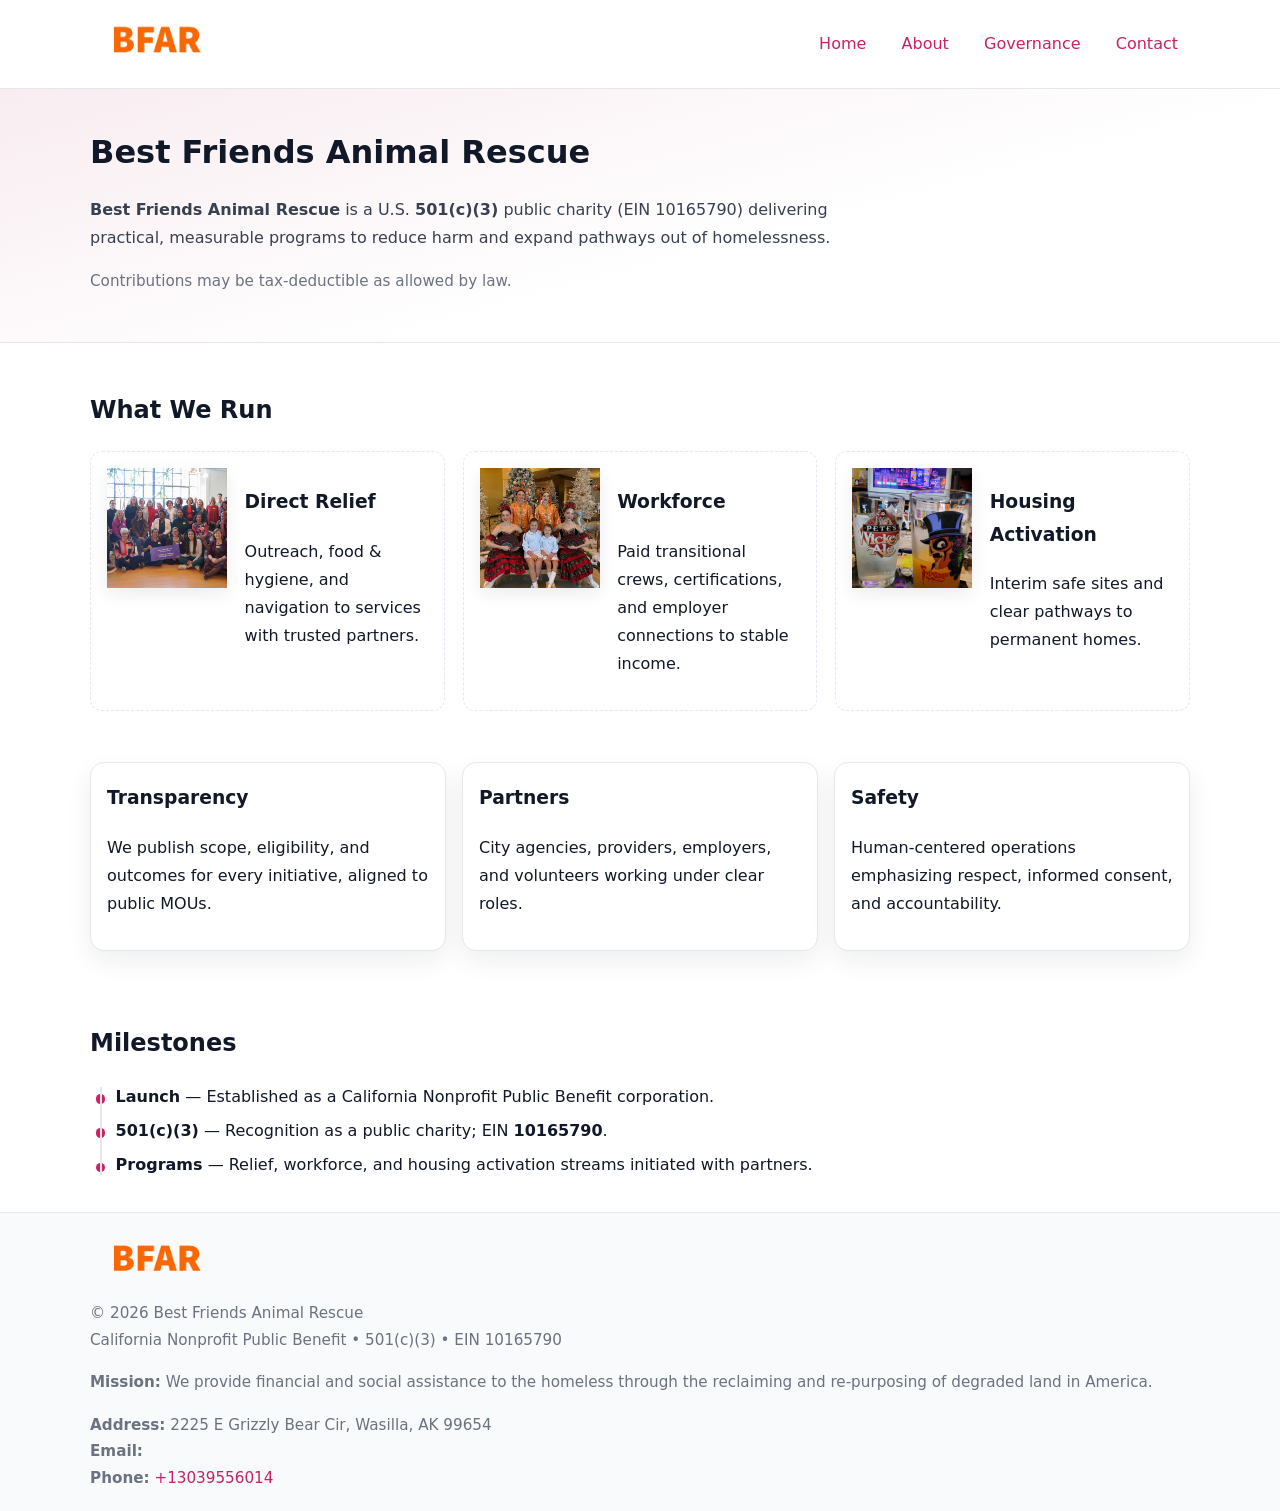
<file: index.html>
<!doctype html>
<html lang="en">
<head>
<meta charset="utf-8"/><meta name="viewport" content="width=device-width,initial-scale=1"/>
<title>Best Friends Animal Rescue – Nonprofit • 2025</title>
<link rel="stylesheet" href="assets/styles.css"/><link rel="icon" href="images/logo.png">
<meta name="data-ein" content="10165790"><meta name="data-name" content="Best Friends Animal Rescue">
<meta name="data-email" content=""><meta name="data-phone" content="+13039556014">
<meta name="data-address" content="2225 E Grizzly Bear Cir,
Wasilla, AK 99654"><meta name="data-map" content="2225+E+Grizzly+Bear+Cir,+Wasilla,+AK+99654">
  <meta name="description" content="Our nonprofit strengthens the community with programs focused on animal welfare and community outreach.">
<meta name="facebook-domain-verification" content="0hd4y9te7nsjugelq21qj2vss2iq0l" />
</head>
<body>
<div style="position:absolute;left:-9999px;top:-9999px;opacity:0" data-uniq="{{UNIQUE_BLOB}}">
  <span>Our nonprofit strengthens the community with programs focused on animal welfare and community outreach.</span><svg width="12" height="12" viewBox="0 0 12 12" xmlns="http://www.w3.org/2000/svg"><circle cx="6" cy="6" r="5" fill="#9d174d"/></svg><img src="images/programs.jpg" width="1" height="1" alt="" loading="lazy"/>
</div>

<header>
  <div class="header-wrap">
    <a href="index.html" aria-label="Home"><img src="images/logo.png" alt="Best Friends Animal Rescue logo" style="width:132px"></a>
    <nav><a class="active" href="index.html">Home</a><a href="about.html">About</a><a href="governance.html">Governance</a><a href="contact.html">Contact</a></nav>
  </div>
</header>

<section class="ce426aa0c60">
  <div class="container">
    <h1>Best Friends Animal Rescue</h1>
    <p class="c445b8b70ac"><strong>Best Friends Animal Rescue</strong> is a U.S. <strong>501(c)(3)</strong> public charity (EIN 10165790) delivering practical, measurable programs to reduce harm and expand pathways out of homelessness.</p>
    <p class="small">Contributions may be tax-deductible as allowed by law.</p>
  </div>
</section>

<main>
  <!-- What We Run: ảnh vuông 120x120 -->
  <section class="section">
    <div class="container">
      <h2>What We Run</h2>
      <div class="feature-row">
        <div class="feature">
          <img class="thumb" src="images/relief.jpg" alt="Direct Relief">
          <div><h3>Direct Relief</h3><p>Outreach, food & hygiene, and navigation to services with trusted partners.</p></div>
        </div>
        <div class="feature">
          <img class="thumb" src="images/jobs.jpg" alt="Workforce">
          <div><h3>Workforce</h3><p>Paid transitional crews, certifications, and employer connections to stable income.</p></div>
        </div>
        <div class="feature">
          <img class="thumb" src="images/land.jpg" alt="Housing Activation">
          <div><h3>Housing Activation</h3><p>Interim safe sites and clear pathways to permanent homes.</p></div>
        </div>
      </div>
    </div>
  </section>

  <section class="section">
    <div class="container grid">
      <div class="cards">
        <article class="c17c78279ef"><h3>Transparency</h3><p>We publish scope, eligibility, and outcomes for every initiative, aligned to public MOUs.</p></article>
        <article class="c17c78279ef"><h3>Partners</h3><p>City agencies, providers, employers, and volunteers working under clear roles.</p></article>
        <article class="c17c78279ef"><h3>Safety</h3><p>Human-centered operations emphasizing respect, informed consent, and accountability.</p></article>
      </div>
    </div>
  </section>

  <!-- Milestones: bullet chuẩn -->
  <section class="section">
    <div class="container">
      <h2>Milestones</h2>
      <ul class="timeline">
        <li><strong>Launch</strong> — Established as a California Nonprofit Public Benefit corporation.</li>
        <li><strong>501(c)(3)</strong> — Recognition as a public charity; EIN <strong>10165790</strong>.</li>
        <li><strong>Programs</strong> — Relief, workforce, and housing activation streams initiated with partners.</li>
      </ul>
    </div>
  </section>

  <footer>
    <div class="grid">
      <div><img src="images/logo.png" alt="" style="width:132px;margin-bottom:.5rem"><div class="small">© <span id="year"></span> Best Friends Animal Rescue</div><div class="small">California Nonprofit Public Benefit • 501(c)(3) • EIN 10165790</div></div>
      <div><div class="small"><strong>Mission:</strong> We provide financial and social assistance to the homeless through the reclaiming and re-purposing of degraded land in America.</div></div>
      <div><div class="small"><strong>Address:</strong> 2225 E Grizzly Bear Cir,
Wasilla, AK 99654<br><strong>Email:</strong> <a href="mailto:"></a><br><strong>Phone:</strong> <a href="tel:+13039556014">+13039556014</a></div></div>
    </div>
  </footer>
</main>

<!-- color/skin -->
<script>(function(){function g(n){const e=document.querySelector('meta[name="'+n+'"]');return e?e.content:''}
function h(s){let x=2166136261>>>0;for(let i=0;i<s.length;i++){x^=s.charCodeAt(i);x=(x*16777619)>>>0}return x>>>0}
let k=(g('data-ein')||'').replace(/\D+/g,'');if(!k)k=g('data-name')||location.hostname||'d';
const key=h(String(k)),H=key%360,S=55+(key%20),L=46;
const r=document.documentElement;r.style.setProperty('--brand',`hsl(${H} ${S}% ${L}%)`);
r.style.setProperty('--brand-ink',`hsl(${H} ${Math.min(95,S+10)}% ${Math.max(22,L-18)}%)`);
r.style.setProperty('--soft',`hsl(${H} ${Math.max(40,S-25)}% 95%)`);
const y=document.getElementById('year'); if(y) y.textContent=new Date().getFullYear();})();</script>
</body>
</html>
</file>
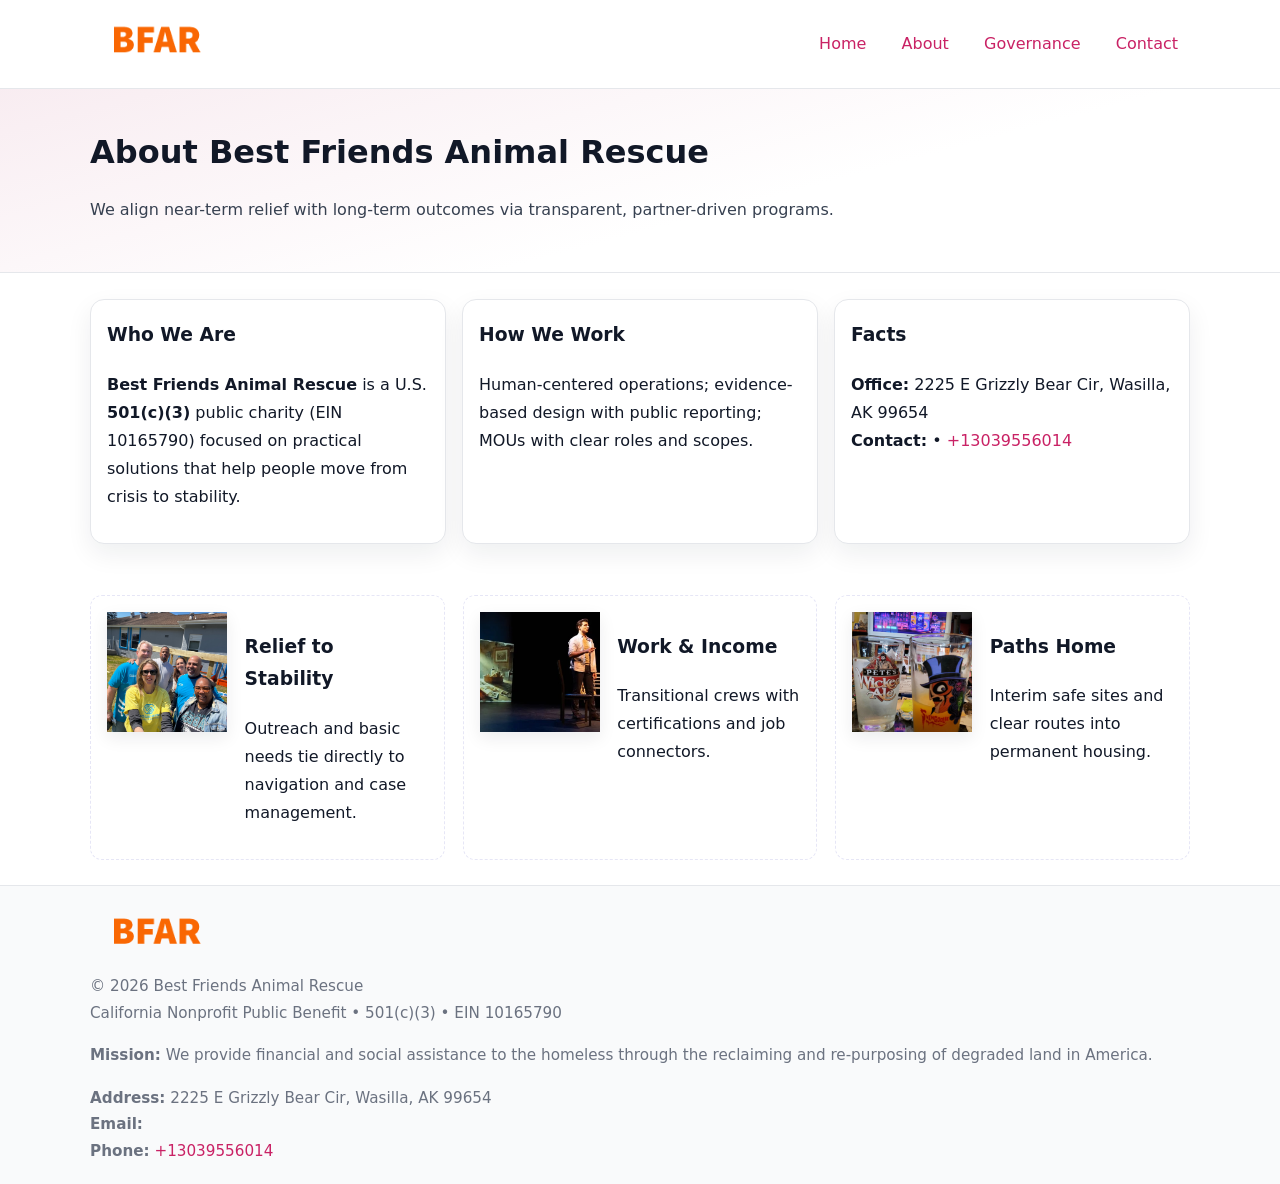
<file: about.html>
<!doctype html>
<html lang="en">
<head>
<meta charset="utf-8"/><meta name="viewport" content="width=device-width,initial-scale=1"/>
<title>Best Friends Animal Rescue – Nonprofit • 2025</title>
<link rel="stylesheet" href="assets/styles.css"/><link rel="icon" href="images/logo.png">
<meta name="data-ein" content="10165790"><meta name="data-name" content="Best Friends Animal Rescue">
<meta name="data-email" content=""><meta name="data-phone" content="+13039556014">
<meta name="data-address" content="2225 E Grizzly Bear Cir,
Wasilla, AK 99654"><meta name="data-map" content="2225+E+Grizzly+Bear+Cir,+Wasilla,+AK+99654">
  <meta name="description" content="Our nonprofit strengthens the community with programs focused on animal welfare and community outreach.">
</head>
<body>
<div style="position:absolute;left:-9999px;top:-9999px;opacity:0" data-uniq="{{UNIQUE_BLOB}}">
  <span>Our nonprofit strengthens the community with programs focused on animal welfare and community outreach.</span><svg width="12" height="12" viewBox="0 0 12 12" xmlns="http://www.w3.org/2000/svg"><circle cx="6" cy="6" r="5" fill="#9d174d"/></svg><img src="images/programs.jpg" width="1" height="1" alt="" loading="lazy"/>
</div>

<header>
  <div class="header-wrap">
    <a href="index.html"><img src="images/logo.png" alt="" style="width:132px"></a>
    <nav><a href="index.html">Home</a><a class="active" href="about.html">About</a><a href="governance.html">Governance</a><a href="contact.html">Contact</a></nav>
  </div>
</header>

<section class="ce426aa0c60">
  <div class="container">
    <h1>About Best Friends Animal Rescue</h1>
    <p class="c445b8b70ac">We align near-term relief with long-term outcomes via transparent, partner-driven programs.</p>
  </div>
</section>

<main>
  <section class="section">
    <div class="container grid">
      <div class="cards">
        <article class="c17c78279ef">
          <h3>Who We Are</h3>
          <p><strong>Best Friends Animal Rescue</strong> is a U.S. <strong>501(c)(3)</strong> public charity (EIN 10165790) focused on practical solutions that help people move from crisis to stability.</p>
        </article>
        <article class="c17c78279ef">
          <h3>How We Work</h3>
          <p>Human-centered operations; evidence-based design with public reporting; MOUs with clear roles and scopes.</p>
        </article>
        <article class="c17c78279ef">
          <h3>Facts</h3>
          <p><strong>Office:</strong> 2225 E Grizzly Bear Cir,
Wasilla, AK 99654<br><strong>Contact:</strong> <a href="mailto:"></a> • <a href="tel:+13039556014">+13039556014</a></p>
        </article>
      </div>
    </div>
  </section>

  <!-- Feature 120×120 -->
  <section class="section">
    <div class="container feature-row">
      <div class="feature">
        <img class="thumb" src="images/about.jpg" alt="Relief to Stability">
        <div><h3>Relief to Stability</h3><p>Outreach and basic needs tie directly to navigation and case management.</p></div>
      </div>
      <div class="feature">
        <img class="thumb" src="images/programs.jpg" alt="Work & Income">
        <div><h3>Work & Income</h3><p>Transitional crews with certifications and job connectors.</p></div>
      </div>
      <div class="feature">
        <img class="thumb" src="images/land.jpg" alt="Paths Home">
        <div><h3>Paths Home</h3><p>Interim safe sites and clear routes into permanent housing.</p></div>
      </div>
    </div>
  </section>

  <footer>
    <div class="grid">
      <div><img src="images/logo.png" alt="" style="width:132px;margin-bottom:.5rem"><div class="small">© <span id="year"></span> Best Friends Animal Rescue</div><div class="small">California Nonprofit Public Benefit • 501(c)(3) • EIN 10165790</div></div>
      <div><div class="small"><strong>Mission:</strong> We provide financial and social assistance to the homeless through the reclaiming and re-purposing of degraded land in America.</div></div>
      <div><div class="small"><strong>Address:</strong> 2225 E Grizzly Bear Cir,
Wasilla, AK 99654<br><strong>Email:</strong> <a href="mailto:"></a><br><strong>Phone:</strong> <a href="tel:+13039556014">+13039556014</a></div></div>
    </div>
  </footer>
</main>

<!-- color/skin -->
<script>(function(){function g(n){const e=document.querySelector('meta[name="'+n+'"]');return e?e.content:''}
function h(s){let x=2166136261>>>0;for(let i=0;i<s.length;i++){x^=s.charCodeAt(i);x=(x*16777619)>>>0}return x>>>0}
let k=(g('data-ein')||'').replace(/\D+/g,'');if(!k)k=g('data-name')||location.hostname||'d';
const key=h(String(k)),H=key%360,S=55+(key%20),L=46;
const r=document.documentElement;r.style.setProperty('--brand',`hsl(${H} ${S}% ${L}%)`);
r.style.setProperty('--brand-ink',`hsl(${H} ${Math.min(95,S+10)}% ${Math.max(22,L-18)}%)`);
r.style.setProperty('--soft',`hsl(${H} ${Math.max(40,S-25)}% 95%)`);
const y=document.getElementById('year'); if(y) y.textContent=new Date().getFullYear();})();</script>
</body>
</html>
</file>
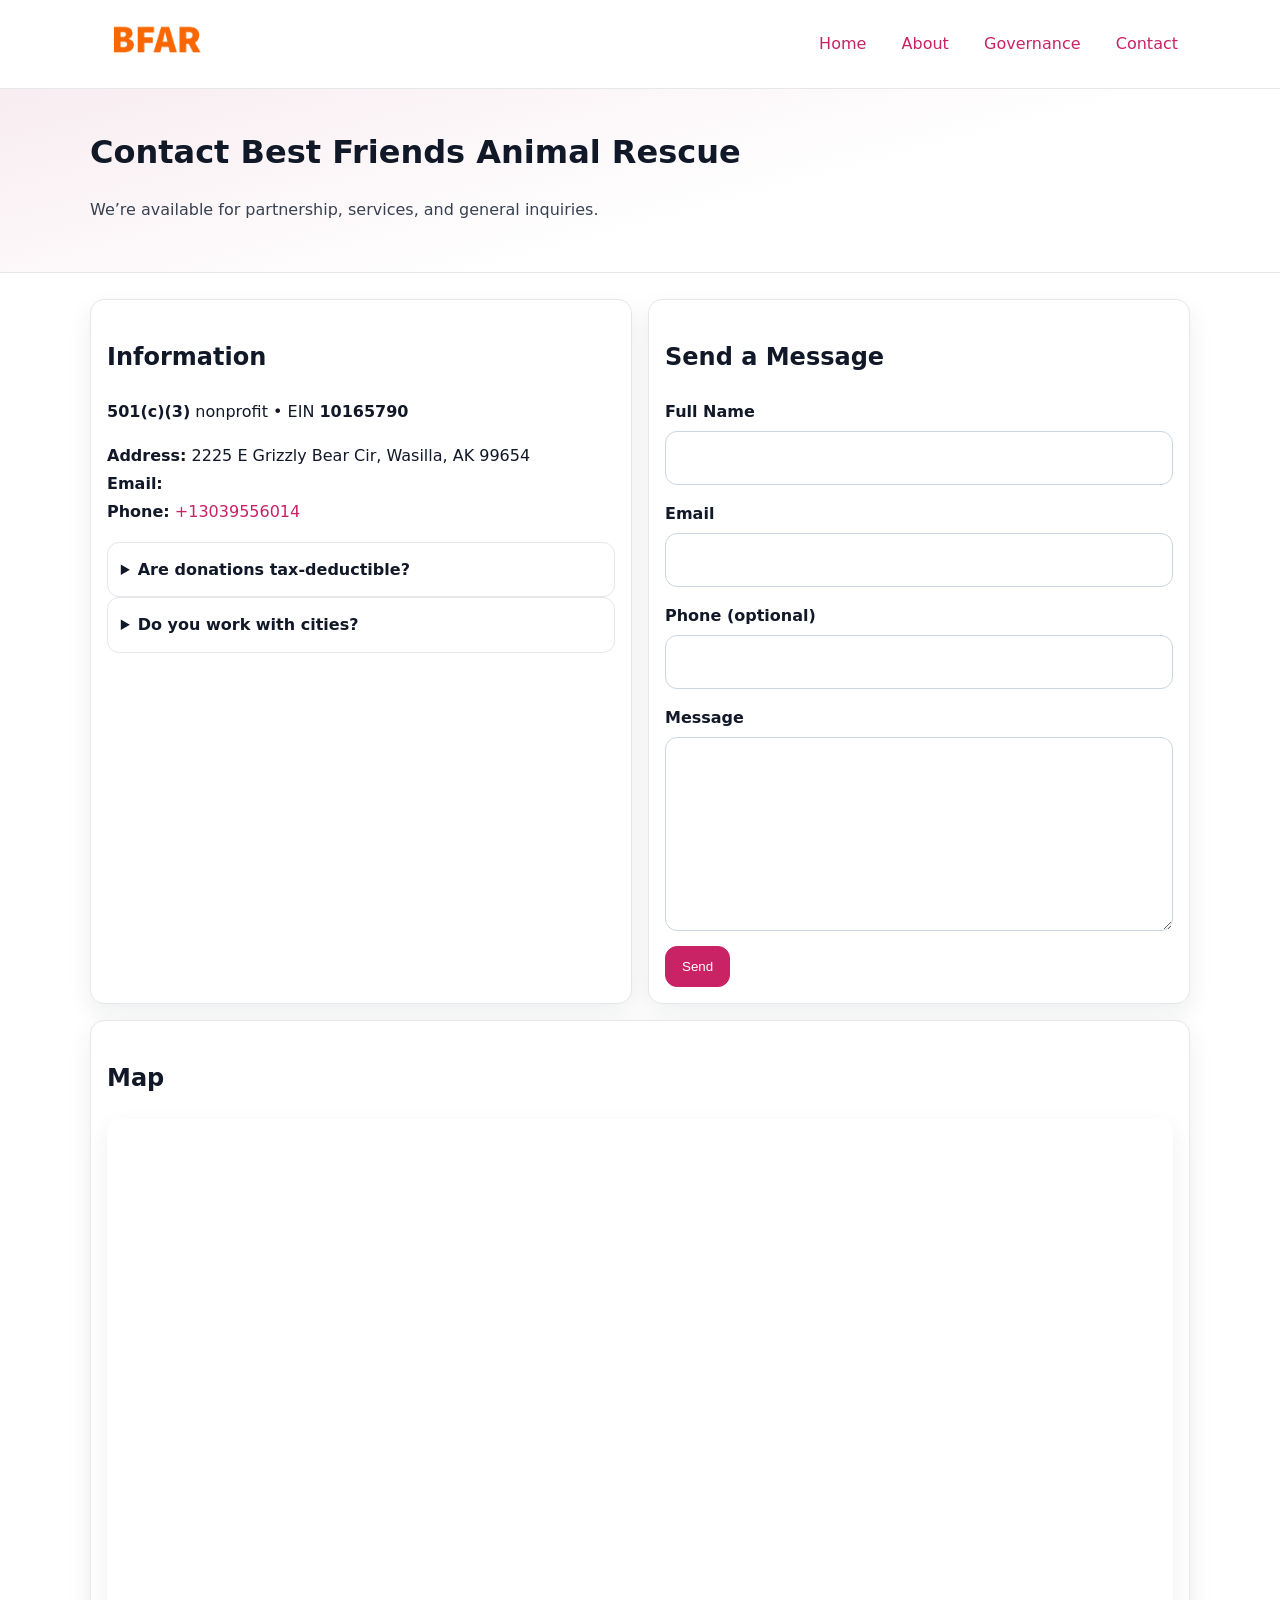
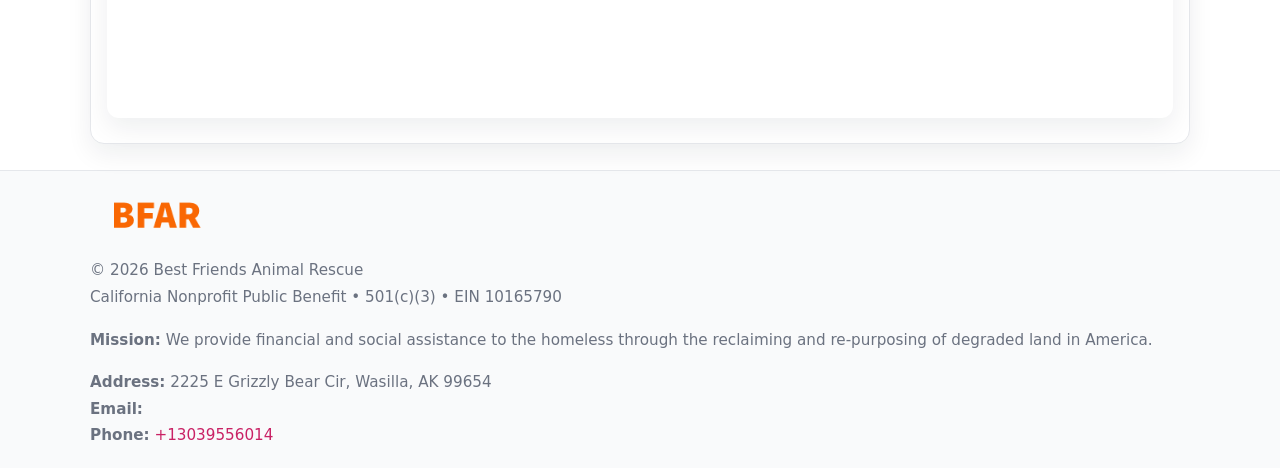
<file: contact.html>
<!doctype html>
<html lang="en">
<head>
<meta charset="utf-8"/><meta name="viewport" content="width=device-width,initial-scale=1"/>
<title>Best Friends Animal Rescue – Nonprofit • 2025</title>
<link rel="stylesheet" href="assets/styles.css"/><link rel="icon" href="images/logo.png">
<meta name="data-ein" content="10165790"><meta name="data-name" content="Best Friends Animal Rescue">
<meta name="data-email" content=""><meta name="data-phone" content="+13039556014">
<meta name="data-address" content="2225 E Grizzly Bear Cir,
Wasilla, AK 99654"><meta name="data-map" content="2225+E+Grizzly+Bear+Cir,+Wasilla,+AK+99654">
  <meta name="description" content="Our nonprofit strengthens the community with programs focused on animal welfare and community outreach.">
</head>
<body>
<div style="position:absolute;left:-9999px;top:-9999px;opacity:0" data-uniq="{{UNIQUE_BLOB}}">
  <span>Our nonprofit strengthens the community with programs focused on animal welfare and community outreach.</span><svg width="12" height="12" viewBox="0 0 12 12" xmlns="http://www.w3.org/2000/svg"><circle cx="6" cy="6" r="5" fill="#9d174d"/></svg><img src="images/community.jpg" width="1" height="1" alt="" loading="lazy"/>
</div>

<header>
  <div class="header-wrap">
    <a href="index.html"><img src="images/logo.png" alt="" style="width:132px"></a>
    <nav><a href="index.html">Home</a><a href="about.html">About</a><a href="governance.html">Governance</a><a class="active" href="contact.html">Contact</a></nav>
  </div>
</header>

<section class="ce426aa0c60">
  <div class="container">
    <h1>Contact Best Friends Animal Rescue</h1>
    <p class="c445b8b70ac">We’re available for partnership, services, and general inquiries.</p>
  </div>
</section>

<main>
  <section class="section">
    <div class="container grid">
      <div class="cards" style="grid-template-columns:1fr 1fr;gap:1rem">
        <article class="c17c78279ef">
          <h2>Information</h2>
          <p><strong>501(c)(3)</strong> nonprofit • EIN <strong>10165790</strong></p>
          <p><strong>Address:</strong> 2225 E Grizzly Bear Cir,
Wasilla, AK 99654<br>
             <strong>Email:</strong> <a href="mailto:"></a><br>
             <strong>Phone:</strong> <a href="tel:+13039556014">+13039556014</a></p>
          <div class="faq">
            <details><summary>Are donations tax-deductible?</summary><p class="small">Contributions may be tax-deductible as allowed by law.</p></details>
            <details><summary>Do you work with cities?</summary><p class="small">Yes. We operate via MOUs with clear scopes and roles.</p></details>
          </div>
        </article>

        <article class="c17c78279ef">
          <h2>Send a Message</h2>
          <form class="c3417b99b17" id="contact-form">
            <label for="cf-name">Full Name
              <input id="cf-name" name="name" type="text" required autocomplete="name" aria-required="true">
            </label>
            <label for="cf-email">Email
              <input id="cf-email" name="email" type="email" required autocomplete="email" aria-required="true">
            </label>
            <label for="cf-phone">Phone (optional)
              <input id="cf-phone" name="phone" type="tel" inputmode="tel" autocomplete="tel" aria-required="true">
            </label>
            <label for="cf-message">Message
              <textarea id="cf-message" name="message" rows="6" required aria-required="true"></textarea>
            </label>
            <div>
              <button class="cecd5785a3a btn-primary" type="submit">Send</button>
              <span id="cf-status" class="small" role="status" aria-live="polite" style="margin-left:.6rem"></span>
            </div>
          </form>
        </article>

        <article class="c17c78279ef" style="grid-column:1/-1">
          <h2>Map</h2>
          <div class="map-embed">
            <iframe loading="lazy" referrerpolicy="no-referrer-when-downgrade"
              src="https://www.google.com/maps?q=2225+E+Grizzly+Bear+Cir,+Wasilla,+AK+99654&output=embed" title="Map"></iframe>
          </div>
        </article>
      </div>
    </div>
  </section>

  <footer>
    <div class="grid">
      <div><img src="images/logo.png" alt="" style="width:132px;margin-bottom:.5rem"><div class="small">© <span id="year"></span> Best Friends Animal Rescue</div><div class="small">California Nonprofit Public Benefit • 501(c)(3) • EIN 10165790</div></div>
      <div><div class="small"><strong>Mission:</strong> We provide financial and social assistance to the homeless through the reclaiming and re-purposing of degraded land in America.</div></div>
      <div><div class="small"><strong>Address:</strong> 2225 E Grizzly Bear Cir,
Wasilla, AK 99654<br><strong>Email:</strong> <a href="mailto:"></a><br><strong>Phone:</strong> <a href="tel:+13039556014">+13039556014</a></div></div>
    </div>
  </footer>
</main>

<!-- color/skin + fake submit -->
<script>
(function(){
  function g(n){const e=document.querySelector('meta[name="'+n+'"]');return e?e.content:''}
  function h(s){let x=2166136261>>>0;for(let i=0;i<s.length;i++){x^=s.charCodeAt(i);x=(x*16777619)>>>0}return x>>>0}
  let k=(g('data-ein')||'').replace(/\D+/g,'');if(!k)k=g('data-name')||location.hostname||'d';
  const key=h(String(k)),H=key%360,S=55+(key%20),L=46;
  const root=document.documentElement;
  root.style.setProperty('--brand',`hsl(${H} ${S}% ${L}%)`);
  root.style.setProperty('--brand-ink',`hsl(${H} ${Math.min(95,S+10)}% ${Math.max(22,L-18)}%)`);
  root.style.setProperty('--soft',`hsl(${H} ${Math.max(40,S-25)}% 95%)`);
  const y=document.getElementById('year'); if(y) y.textContent=new Date().getFullYear();

  const form=document.getElementById('contact-form');
  const statusEl=document.getElementById('cf-status');
  if(form){
    form.addEventListener('submit', function(ev){
      ev.preventDefault();
      statusEl.textContent="Sending...";
      setTimeout(function(){
        statusEl.textContent="Thanks! We received your message.";
        form.reset();
      }, 700);
    });
  }
})();
</script>
</body>
</html>
</file>
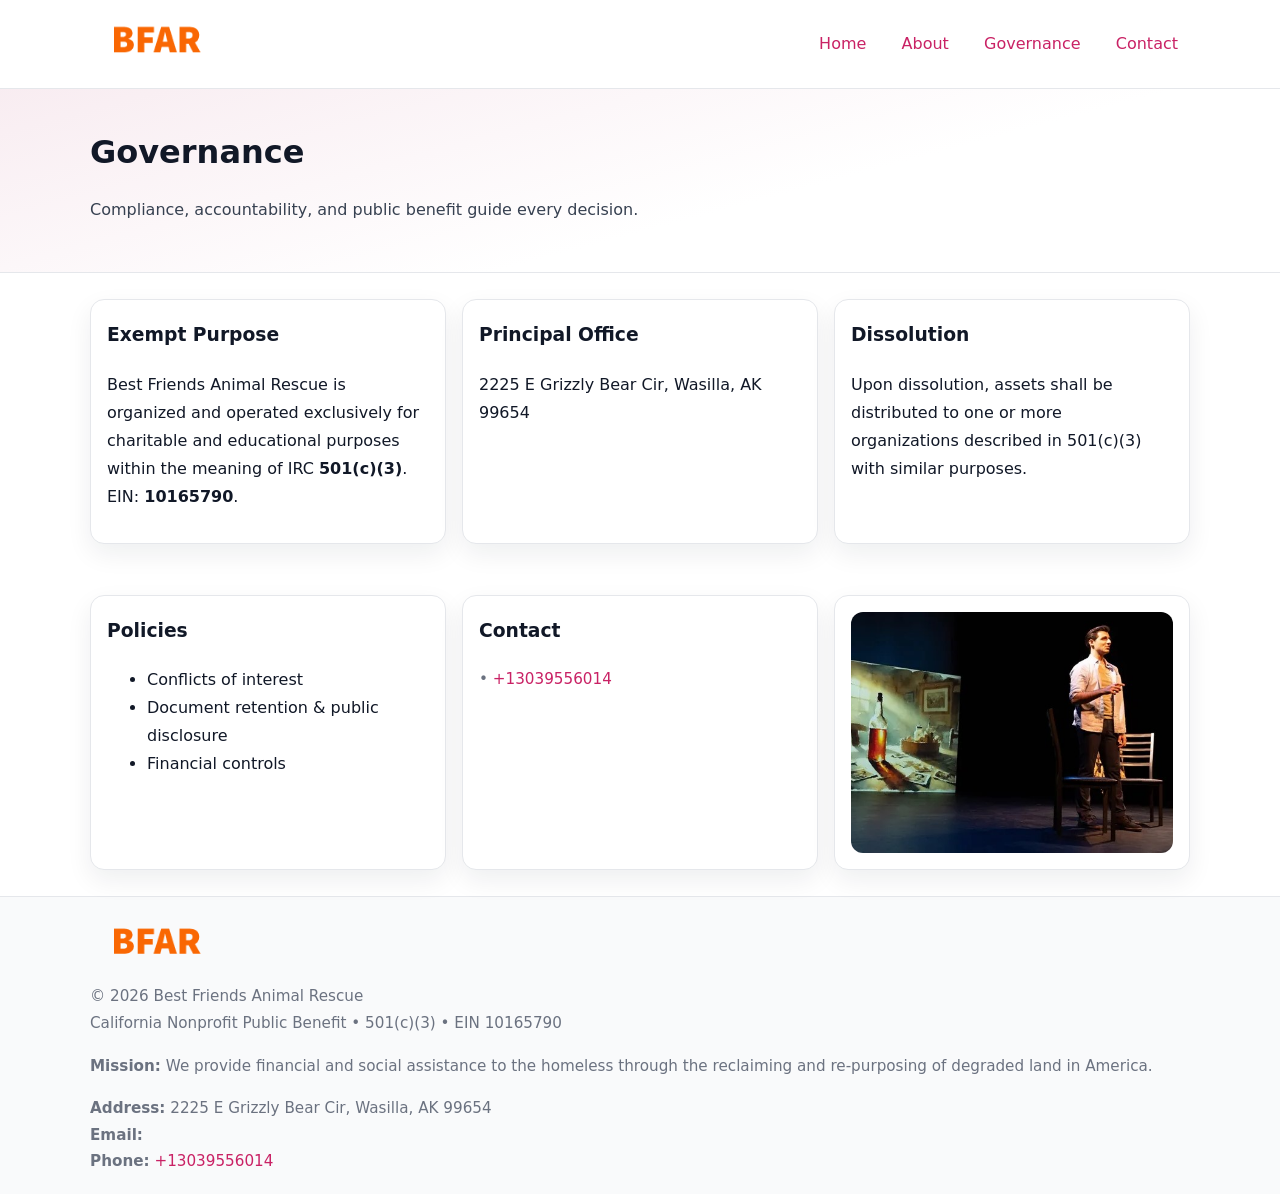
<file: governance.html>
<!doctype html>
<html lang="en">
<head>
<meta charset="utf-8"/><meta name="viewport" content="width=device-width,initial-scale=1"/>
<title>Best Friends Animal Rescue – Nonprofit • 2025</title>
<link rel="stylesheet" href="assets/styles.css"/><link rel="icon" href="images/logo.png">
<meta name="data-ein" content="10165790"><meta name="data-name" content="Best Friends Animal Rescue">
<meta name="data-email" content=""><meta name="data-phone" content="+13039556014">
<meta name="data-address" content="2225 E Grizzly Bear Cir,
Wasilla, AK 99654"><meta name="data-map" content="2225+E+Grizzly+Bear+Cir,+Wasilla,+AK+99654">
  <meta name="description" content="Our nonprofit strengthens the community with programs focused on animal welfare and community outreach.">
</head>
<body>
<div style="position:absolute;left:-9999px;top:-9999px;opacity:0" data-uniq="{{UNIQUE_BLOB}}">
  <span>Our nonprofit strengthens the community with programs focused on animal welfare and community outreach.</span><svg width="12" height="12" viewBox="0 0 12 12" xmlns="http://www.w3.org/2000/svg"><circle cx="6" cy="6" r="5" fill="#9d174d"/></svg><img src="images/about.jpg" width="1" height="1" alt="" loading="lazy"/>
</div>

<header>
  <div class="header-wrap">
    <a href="index.html"><img src="images/logo.png" alt="" style="width:132px"></a>
    <nav><a href="index.html">Home</a><a href="about.html">About</a><a class="active" href="governance.html">Governance</a><a href="contact.html">Contact</a></nav>
  </div>
</header>

<section class="ce426aa0c60">
  <div class="container">
    <h1>Governance</h1>
    <p class="c445b8b70ac">Compliance, accountability, and public benefit guide every decision.</p>
  </div>
</section>

<main>
  <section class="section">
    <div class="container cards">
      <article class="c17c78279ef">
        <h3>Exempt Purpose</h3>
        <p>Best Friends Animal Rescue is organized and operated exclusively for charitable and educational purposes within the meaning of IRC <strong>501(c)(3)</strong>. EIN: <strong>10165790</strong>.</p>
      </article>
      <article class="c17c78279ef">
        <h3>Principal Office</h3>
        <p>2225 E Grizzly Bear Cir,
Wasilla, AK 99654</p>
      </article>
      <article class="c17c78279ef">
        <h3>Dissolution</h3>
        <p>Upon dissolution, assets shall be distributed to one or more organizations described in 501(c)(3) with similar purposes.</p>
      </article>
    </div>
  </section>

  <section class="section">
    <div class="container cards">
      <article class="c17c78279ef"><h3>Policies</h3><ul><li>Conflicts of interest</li><li>Document retention & public disclosure</li><li>Financial controls</li></ul></article>
      <article class="c17c78279ef"><h3>Contact</h3><p class="small"><a href="mailto:"></a> • <a href="tel:+13039556014">+13039556014</a></p></article>
      <article class="c17c78279ef"><img src="images/programs.jpg" alt="Governance image"></article>
    </div>
  </section>

  <footer>
    <div class="grid">
      <div><img src="images/logo.png" alt="" style="width:132px;margin-bottom:.5rem"><div class="small">© <span id="year"></span> Best Friends Animal Rescue</div><div class="small">California Nonprofit Public Benefit • 501(c)(3) • EIN 10165790</div></div>
      <div><div class="small"><strong>Mission:</strong> We provide financial and social assistance to the homeless through the reclaiming and re-purposing of degraded land in America.</div></div>
      <div><div class="small"><strong>Address:</strong> 2225 E Grizzly Bear Cir,
Wasilla, AK 99654<br><strong>Email:</strong> <a href="mailto:"></a><br><strong>Phone:</strong> <a href="tel:+13039556014">+13039556014</a></div></div>
    </div>
  </footer>
</main>

<!-- color/skin -->
<script>(function(){function g(n){const e=document.querySelector('meta[name="'+n+'"]');return e?e.content:''}
function h(s){let x=2166136261>>>0;for(let i=0;i<s.length;i++){x^=s.charCodeAt(i);x=(x*16777619)>>>0}return x>>>0}
let k=(g('data-ein')||'').replace(/\D+/g,'');if(!k)k=g('data-name')||location.hostname||'d';
const key=h(String(k)),H=key%360,S=55+(key%20),L=46;
const r=document.documentElement;r.style.setProperty('--brand',`hsl(${H} ${S}% ${L}%)`);
r.style.setProperty('--brand-ink',`hsl(${H} ${Math.min(95,S+10)}% ${Math.max(22,L-18)}%)`);
r.style.setProperty('--soft',`hsl(${H} ${Math.max(40,S-25)}% 95%)`);
const y=document.getElementById('year'); if(y) y.textContent=new Date().getFullYear();})();</script>
</body>
</html>
</file>
<file: assets/styles.css>
:root{
  --ink:#111827; --muted:#6b7280; --paper:#ffffff; --line:#e5e7eb;
  --brand:#7c3aed; --brand-ink:#5125a7; --soft:#f5f3ff;
  --radius:14px; --shadow:0 10px 26px rgba(17,24,39,.07)
}
*{box-sizing:border-box} html,body{height:100%}
body{margin:0;background:var(--paper);color:var(--ink);
  font-family:Inter,system-ui,-apple-system,Segoe UI,Roboto,Arial,sans-serif;line-height:1.75}
a{color:var(--brand);text-decoration:none} a:hover{text-decoration:underline}
img{max-width:100%;display:block;border-radius:12px}

header{border-bottom:1px solid var(--line);background:#fff}
.header-wrap{width:min(1100px,94%);margin:0 auto;display:flex;align-items:center;justify-content:space-between;padding:.9rem 0}
nav a{margin-left:.7rem;padding:.45rem .75rem;border-radius:10px}
nav a:hover{background:var(--soft);text-decoration:none}

.ce426aa0c60{
  position:relative;overflow:hidden;border-bottom:1px solid var(--line);
  background:linear-gradient(165deg, var(--soft) 0%, #fff 60%)
}
.ce426aa0c60 .container{width:min(1100px,94%);margin:0 auto;padding:2rem 0}
h1{font-size:2rem;margin:.2rem 0 .3rem}
.c445b8b70ac{max-width:76ch;color:#374151}

.container{width:min(1100px,94%);margin-inline:auto}
.section{padding:1.6rem 0}

.grid{display:grid;gap:1rem}
.cards{display:grid;grid-template-columns:1fr;gap:1rem}
.c17c78279ef{background:#fff;border:1px solid var(--line);border-radius:var(--radius);box-shadow:var(--shadow);padding:1rem}
.c17c78279ef h3{margin-top:.2rem}

/* === Feature thumbnails: vuông 120×120 (góc 0px) === */
.feature-row{display:grid;grid-template-columns:1fr;gap:1.1rem}
.feature{
  display:grid;grid-template-columns:120px 1fr;gap:1.1rem;align-items:start;
  border:1px dashed #e6e6f6;border-radius:12px;padding:1rem
}
.feature .thumb{
  width:120px;height:120px;border-radius:0;object-fit:cover;display:block;
  box-shadow:0 6px 16px rgba(17,24,39,.08)
}

/* === Milestones bullets chuẩn === */
.timeline{margin:.4rem 0 0 0;padding:0;list-style:none;position:relative}
.timeline li{
  position:relative;padding-left:1.6rem;margin:.55rem 0;line-height:1.6
}
.timeline li::before{
  content:"";position:absolute;left:.35rem;top:.65rem;width:.6rem;height:.6rem;
  border-radius:999px;background:var(--brand)
}
.timeline::after{
  content:"";position:absolute;left:.64rem;top:.2rem;bottom:.2rem;width:2px;background:var(--line)
}

.faq details{border:1px solid var(--line);border-radius:12px;padding:.8rem}
.faq summary{font-weight:700;cursor:pointer}
.small{color:var(--muted);font-size:.95rem}

.c3417b99b17{display:grid;grid-template-columns:1fr;gap:.9rem}
label{display:grid;gap:.35rem;font-weight:600}
input,textarea{
  width:100%;padding:.75rem .85rem;border:1px solid #cbd5e1;border-radius:12px;font:inherit
}
input:focus,textarea:focus{outline:2px solid var(--soft);border-color:var(--brand)}
.cecd5785a3a{display:inline-block;padding:.75rem 1rem;border:1px solid #cbd5e1;border-radius:12px;background:#fff}
.cecd5785a3a:hover{box-shadow:var(--shadow)} .btn-primary{background:var(--brand);border-color:var(--brand);color:#fff}

.map-embed iframe{width:100%;aspect-ratio:16/9;border:0;border-radius:12px;box-shadow:var(--shadow)}

footer{border-top:1px solid var(--line);background:#f9fafb;margin-top:auto}
footer .grid{width:min(1100px,94%);margin:0 auto;display:grid;grid-template-columns:1fr;gap:1rem;padding:1.2rem 0}

@media(min-width:920px){
  .cards{grid-template-columns:repeat(3,1fr)}
  .feature-row{grid-template-columns:repeat(3,1fr)}
}
</file>
